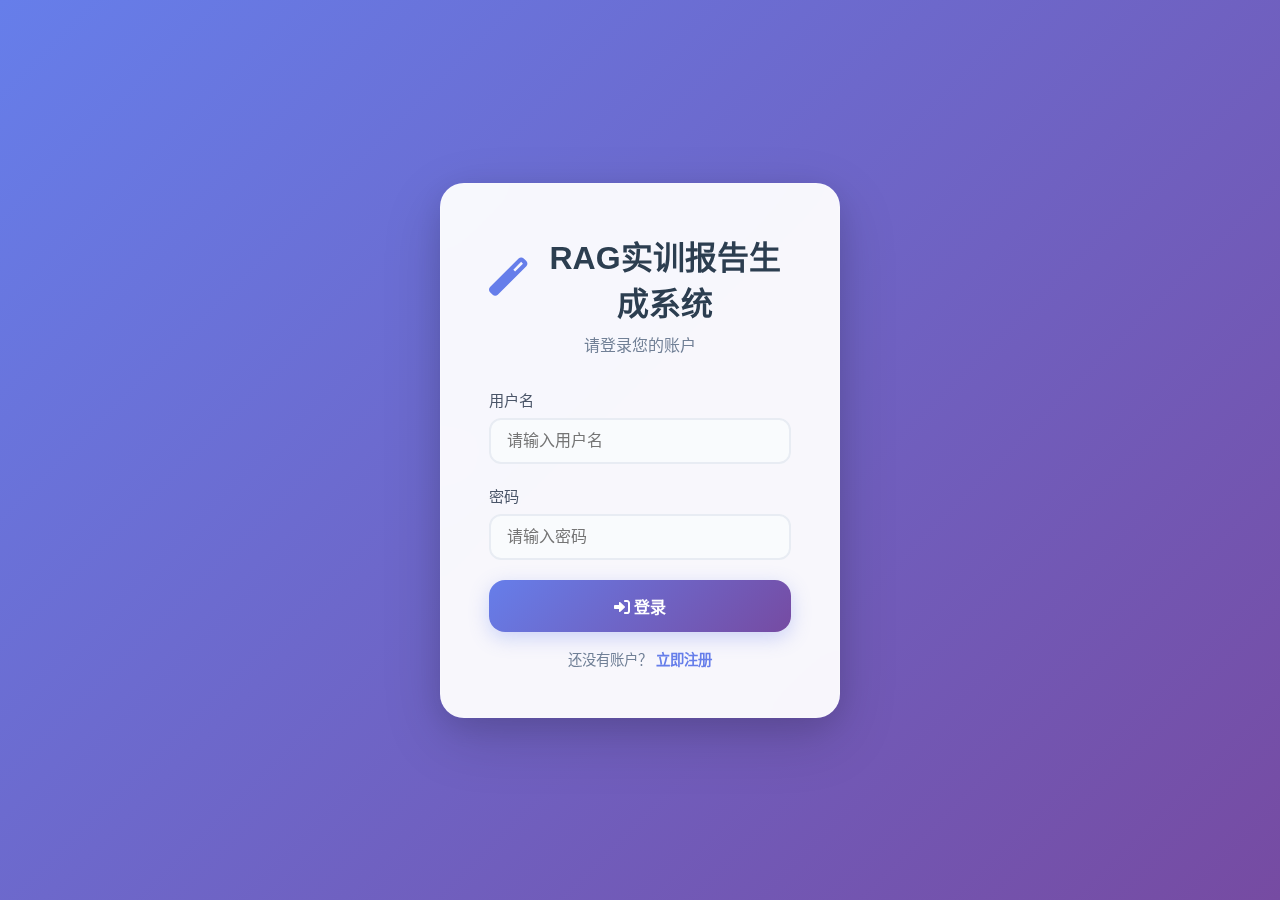
<file: templates/login.html>
<!DOCTYPE html>
<html lang="zh-CN">
<head>
    <meta charset="UTF-8">
    <meta name="viewport" content="width=device-width, initial-scale=1.0">
    <title>登录 - RAG实训报告生成系统</title>
    <link rel="stylesheet" href="https://cdnjs.cloudflare.com/ajax/libs/font-awesome/6.0.0/css/all.min.css">
    <style>
        * {
            box-sizing: border-box;
        }
        
        body {
            min-height: 100vh;
            margin: 0;
            font-family: 'Segoe UI', 'Microsoft YaHei', Arial, sans-serif;
            background: linear-gradient(135deg, #667eea 0%, #764ba2 100%);
            display: flex;
            align-items: center;
            justify-content: center;
            position: relative;
            overflow: hidden;
        }
        
        body::before {
            content: '';
            position: fixed;
            top: 0;
            left: 0;
            width: 100%;
            height: 100%;
            background: url('data:image/svg+xml,<svg xmlns="http://www.w3.org/2000/svg" viewBox="0 0 100 100"><defs><pattern id="grain" width="100" height="100" patternUnits="userSpaceOnUse"><circle cx="50" cy="50" r="1" fill="rgba(255,255,255,0.1)"/></pattern></defs><rect width="100" height="100" fill="url(%23grain)"/></svg>');
            pointer-events: none;
            z-index: 1;
        }
        
        .login-container {
            background: rgba(255, 255, 255, 0.95);
            backdrop-filter: blur(20px);
            border-radius: 24px;
            box-shadow: 0 20px 60px rgba(0,0,0,0.15), 0 8px 32px rgba(0,0,0,0.1);
            padding: 48px;
            width: 100%;
            max-width: 400px;
            border: 1px solid rgba(255,255,255,0.2);
            position: relative;
            z-index: 2;
            animation: loginFloat 6s ease-in-out infinite;
        }
        
        @keyframes loginFloat {
            0%, 100% { transform: translateY(0px); }
            50% { transform: translateY(-10px); }
        }
        
        .login-header {
            text-align: center;
            margin-bottom: 32px;
        }
        
        .login-title {
            font-size: 2em;
            font-weight: 800;
            color: #2c3e50;
            margin-bottom: 8px;
            display: flex;
            align-items: center;
            justify-content: center;
            gap: 12px;
        }
        
        .login-title i {
            color: #667eea;
            font-size: 1.2em;
        }
        
        .login-subtitle {
            color: #718096;
            font-size: 1em;
            font-weight: 400;
        }
        
        .form-group {
            margin-bottom: 20px;
        }
        
        .form-label {
            display: block;
            font-size: 0.95em;
            color: #4a5568;
            margin-bottom: 8px;
            font-weight: 500;
        }
        
        .form-input {
            width: 100%;
            padding: 12px 16px;
            border: 2px solid #e8ecf3;
            border-radius: 12px;
            font-size: 1em;
            background: rgba(248, 250, 252, 0.8);
            transition: all 0.3s ease;
            backdrop-filter: blur(10px);
        }
        
        .form-input:focus {
            outline: none;
            border-color: #667eea;
            box-shadow: 0 0 0 3px rgba(102, 126, 234, 0.1);
            background: rgba(255, 255, 255, 0.9);
        }
        
        .login-btn {
            width: 100%;
            padding: 14px 28px;
            border: none;
            border-radius: 16px;
            background: linear-gradient(135deg, #667eea, #764ba2);
            color: #fff;
            font-size: 1em;
            font-weight: 700;
            cursor: pointer;
            transition: all 0.3s ease;
            box-shadow: 0 6px 20px rgba(102, 126, 234, 0.3);
            position: relative;
            overflow: hidden;
            margin-bottom: 16px;
        }
        
        .login-btn::before {
            content: '';
            position: absolute;
            top: 0;
            left: -100%;
            width: 100%;
            height: 100%;
            background: linear-gradient(90deg, transparent, rgba(255,255,255,0.3), transparent);
            transition: left 0.5s ease;
        }
        
        .login-btn:hover::before {
            left: 100%;
        }
        
        .login-btn:hover {
            background: linear-gradient(135deg, #5a67d8, #6b46c1);
            transform: translateY(-2px);
            box-shadow: 0 8px 25px rgba(102, 126, 234, 0.4);
        }
        
        .login-btn:active {
            transform: translateY(0);
        }
        
        .register-link {
            text-align: center;
            color: #718096;
            font-size: 0.9em;
        }
        
        .register-link a {
            color: #667eea;
            text-decoration: none;
            font-weight: 600;
            transition: color 0.3s ease;
        }
        
        .register-link a:hover {
            color: #5a67d8;
        }
        
        .error-message {
            background: linear-gradient(135deg, #e53e3e, #c53030);
            color: #fff;
            padding: 12px 16px;
            border-radius: 12px;
            margin-bottom: 20px;
            font-size: 0.9em;
            display: none;
        }
        
        .success-message {
            background: linear-gradient(135deg, #38a169, #2f855a);
            color: #fff;
            padding: 12px 16px;
            border-radius: 12px;
            margin-bottom: 20px;
            font-size: 0.9em;
            display: none;
        }
        
        @media (max-width: 480px) {
            .login-container {
                margin: 20px;
                padding: 32px 24px;
            }
            
            .login-title {
                font-size: 1.6em;
            }
        }
    </style>
</head>
<body>
    <div class="login-container">
        <div class="login-header">
            <div class="login-title">
                <i class="fas fa-magic"></i>
                RAG实训报告生成系统
            </div>
            <div class="login-subtitle">请登录您的账户</div>
        </div>
        
        <div id="errorMessage" class="error-message"></div>
        <div id="successMessage" class="success-message"></div>
        
        <form id="loginForm" method="POST" action="/login">
            <div class="form-group">
                <label for="username" class="form-label">用户名</label>
                <input type="text" id="username" name="username" class="form-input" placeholder="请输入用户名" required>
            </div>
            
            <div class="form-group">
                <label for="password" class="form-label">密码</label>
                <input type="password" id="password" name="password" class="form-input" placeholder="请输入密码" required>
            </div>
            
            <button type="submit" class="login-btn">
                <i class="fas fa-sign-in-alt"></i> 登录
            </button>
        </form>
        
        <div class="register-link">
            还没有账户？ <a href="/register">立即注册</a>
        </div>
    </div>
    
    <script>
        document.getElementById('loginForm').addEventListener('submit', async function(e) {
            e.preventDefault();
            
            const formData = new FormData(this);
            const submitBtn = this.querySelector('.login-btn');
            const originalText = submitBtn.innerHTML;
            
            // 显示加载状态
            submitBtn.innerHTML = '<i class="fas fa-spinner fa-spin"></i> 登录中...';
            submitBtn.disabled = true;
            
            try {
                const response = await fetch('/login', {
                    method: 'POST',
                    body: formData
                });
                
                if (response.ok) {
                    // 登录成功，重定向到主页
                    window.location.href = '/';
                } else {
                    const errorData = await response.json();
                    showError(errorData.detail || '登录失败，请检查用户名和密码');
                }
            } catch (error) {
                showError('网络错误，请稍后重试');
            } finally {
                // 恢复按钮状态
                submitBtn.innerHTML = originalText;
                submitBtn.disabled = false;
            }
        });
        
        function showError(message) {
            const errorDiv = document.getElementById('errorMessage');
            errorDiv.textContent = message;
            errorDiv.style.display = 'block';
            
            // 3秒后自动隐藏
            setTimeout(() => {
                errorDiv.style.display = 'none';
            }, 3000);
        }
        
        function showSuccess(message) {
            const successDiv = document.getElementById('successMessage');
            successDiv.textContent = message;
            successDiv.style.display = 'block';
            
            // 3秒后自动隐藏
            setTimeout(() => {
                successDiv.style.display = 'none';
            }, 3000);
        }
        
        // 检查URL参数，显示成功消息
        const urlParams = new URLSearchParams(window.location.search);
        if (urlParams.get('registered') === 'true') {
            showSuccess('注册成功！请使用您的账户登录');
        }
    </script>
</body>
</html>
</file>
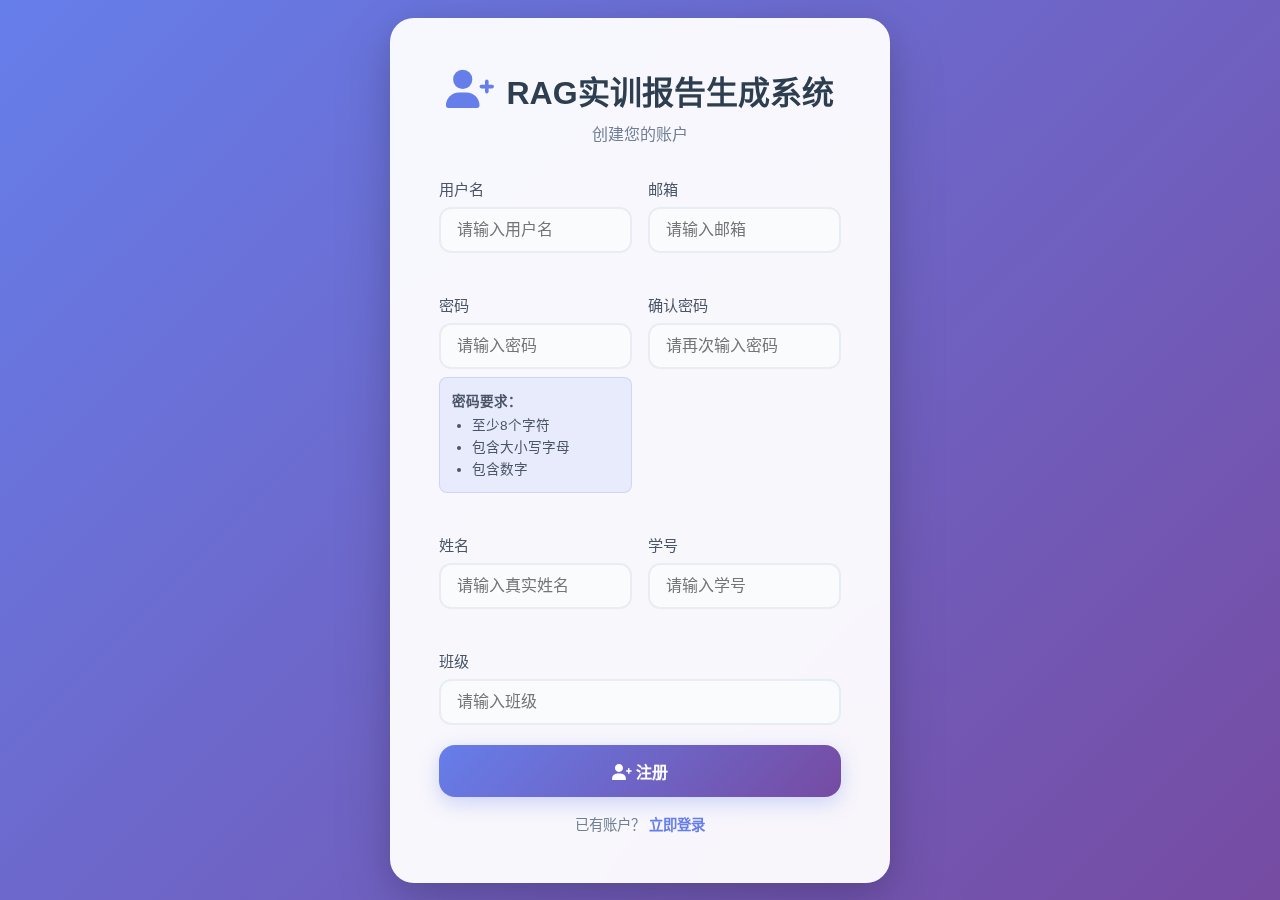
<file: templates/register.html>
<!DOCTYPE html>
<html lang="zh-CN">
<head>
    <meta charset="UTF-8">
    <meta name="viewport" content="width=device-width, initial-scale=1.0">
    <title>注册 - RAG实训报告生成系统</title>
    <link rel="stylesheet" href="https://cdnjs.cloudflare.com/ajax/libs/font-awesome/6.0.0/css/all.min.css">
    <style>
        * {
            box-sizing: border-box;
        }
        
        body {
            min-height: 100vh;
            margin: 0;
            font-family: 'Segoe UI', 'Microsoft YaHei', Arial, sans-serif;
            background: linear-gradient(135deg, #667eea 0%, #764ba2 100%);
            display: flex;
            align-items: center;
            justify-content: center;
            position: relative;
            overflow: hidden;
        }
        
        body::before {
            content: '';
            position: fixed;
            top: 0;
            left: 0;
            width: 100%;
            height: 100%;
            background: url('data:image/svg+xml,<svg xmlns="http://www.w3.org/2000/svg" viewBox="0 0 100 100"><defs><pattern id="grain" width="100" height="100" patternUnits="userSpaceOnUse"><circle cx="50" cy="50" r="1" fill="rgba(255,255,255,0.1)"/></pattern></defs><rect width="100" height="100" fill="url(%23grain)"/></svg>');
            pointer-events: none;
            z-index: 1;
        }
        
        .register-container {
            background: rgba(255, 255, 255, 0.95);
            backdrop-filter: blur(20px);
            border-radius: 24px;
            box-shadow: 0 20px 60px rgba(0,0,0,0.15), 0 8px 32px rgba(0,0,0,0.1);
            padding: 48px;
            width: 100%;
            max-width: 500px;
            border: 1px solid rgba(255,255,255,0.2);
            position: relative;
            z-index: 2;
            animation: registerFloat 6s ease-in-out infinite;
        }
        
        @keyframes registerFloat {
            0%, 100% { transform: translateY(0px); }
            50% { transform: translateY(-10px); }
        }
        
        .register-header {
            text-align: center;
            margin-bottom: 32px;
        }
        
        .register-title {
            font-size: 2em;
            font-weight: 800;
            color: #2c3e50;
            margin-bottom: 8px;
            display: flex;
            align-items: center;
            justify-content: center;
            gap: 12px;
        }
        
        .register-title i {
            color: #667eea;
            font-size: 1.2em;
        }
        
        .register-subtitle {
            color: #718096;
            font-size: 1em;
            font-weight: 400;
        }
        
        .form-row {
            display: grid;
            grid-template-columns: 1fr 1fr;
            gap: 16px;
            margin-bottom: 20px;
        }
        
        .form-group {
            margin-bottom: 20px;
        }
        
        .form-group.full-width {
            grid-column: 1 / -1;
        }
        
        .form-label {
            display: block;
            font-size: 0.95em;
            color: #4a5568;
            margin-bottom: 8px;
            font-weight: 500;
        }
        
        .form-input {
            width: 100%;
            padding: 12px 16px;
            border: 2px solid #e8ecf3;
            border-radius: 12px;
            font-size: 1em;
            background: rgba(248, 250, 252, 0.8);
            transition: all 0.3s ease;
            backdrop-filter: blur(10px);
        }
        
        .form-input:focus {
            outline: none;
            border-color: #667eea;
            box-shadow: 0 0 0 3px rgba(102, 126, 234, 0.1);
            background: rgba(255, 255, 255, 0.9);
        }
        
        .register-btn {
            width: 100%;
            padding: 14px 28px;
            border: none;
            border-radius: 16px;
            background: linear-gradient(135deg, #667eea, #764ba2);
            color: #fff;
            font-size: 1em;
            font-weight: 700;
            cursor: pointer;
            transition: all 0.3s ease;
            box-shadow: 0 6px 20px rgba(102, 126, 234, 0.3);
            position: relative;
            overflow: hidden;
            margin-bottom: 16px;
        }
        
        .register-btn::before {
            content: '';
            position: absolute;
            top: 0;
            left: -100%;
            width: 100%;
            height: 100%;
            background: linear-gradient(90deg, transparent, rgba(255,255,255,0.3), transparent);
            transition: left 0.5s ease;
        }
        
        .register-btn:hover::before {
            left: 100%;
        }
        
        .register-btn:hover {
            background: linear-gradient(135deg, #5a67d8, #6b46c1);
            transform: translateY(-2px);
            box-shadow: 0 8px 25px rgba(102, 126, 234, 0.4);
        }
        
        .register-btn:active {
            transform: translateY(0);
        }
        
        .login-link {
            text-align: center;
            color: #718096;
            font-size: 0.9em;
        }
        
        .login-link a {
            color: #667eea;
            text-decoration: none;
            font-weight: 600;
            transition: color 0.3s ease;
        }
        
        .login-link a:hover {
            color: #5a67d8;
        }
        
        .error-message {
            background: linear-gradient(135deg, #e53e3e, #c53030);
            color: #fff;
            padding: 12px 16px;
            border-radius: 12px;
            margin-bottom: 20px;
            font-size: 0.9em;
            display: none;
        }
        
        .success-message {
            background: linear-gradient(135deg, #38a169, #2f855a);
            color: #fff;
            padding: 12px 16px;
            border-radius: 12px;
            margin-bottom: 20px;
            font-size: 0.9em;
            display: none;
        }
        
        .password-requirements {
            background: rgba(102, 126, 234, 0.1);
            border: 1px solid rgba(102, 126, 234, 0.2);
            border-radius: 8px;
            padding: 12px;
            margin-top: 8px;
            font-size: 0.85em;
            color: #4a5568;
        }
        
        .password-requirements ul {
            margin: 4px 0 0 0;
            padding-left: 20px;
        }
        
        .password-requirements li {
            margin-bottom: 2px;
        }
        
        @media (max-width: 600px) {
            .register-container {
                margin: 20px;
                padding: 32px 24px;
            }
            
            .register-title {
                font-size: 1.6em;
            }
            
            .form-row {
                grid-template-columns: 1fr;
                gap: 0;
            }
        }
    </style>
</head>
<body>
    <div class="register-container">
        <div class="register-header">
            <div class="register-title">
                <i class="fas fa-user-plus"></i>
                RAG实训报告生成系统
            </div>
            <div class="register-subtitle">创建您的账户</div>
        </div>
        
        <div id="errorMessage" class="error-message"></div>
        <div id="successMessage" class="success-message"></div>
        
        <form id="registerForm" method="POST" action="/register">
            <div class="form-row">
                <div class="form-group">
                    <label for="username" class="form-label">用户名</label>
                    <input type="text" id="username" name="username" class="form-input" placeholder="请输入用户名" required>
                </div>
                
                <div class="form-group">
                    <label for="email" class="form-label">邮箱</label>
                    <input type="email" id="email" name="email" class="form-input" placeholder="请输入邮箱" required>
                </div>
            </div>
            
            <div class="form-row">
                <div class="form-group">
                    <label for="password" class="form-label">密码</label>
                    <input type="password" id="password" name="password" class="form-input" placeholder="请输入密码" required>
                    <div class="password-requirements">
                        <strong>密码要求：</strong>
                        <ul>
                            <li>至少8个字符</li>
                            <li>包含大小写字母</li>
                            <li>包含数字</li>
                        </ul>
                    </div>
                </div>
                
                <div class="form-group">
                    <label for="confirm_password" class="form-label">确认密码</label>
                    <input type="password" id="confirm_password" name="confirm_password" class="form-input" placeholder="请再次输入密码" required>
                </div>
            </div>
            
            <div class="form-row">
                <div class="form-group">
                    <label for="name" class="form-label">姓名</label>
                    <input type="text" id="name" name="name" class="form-input" placeholder="请输入真实姓名" required>
                </div>
                
                <div class="form-group">
                    <label for="student_id" class="form-label">学号</label>
                    <input type="text" id="student_id" name="student_id" class="form-input" placeholder="请输入学号" required>
                </div>
            </div>
            
            <div class="form-group full-width">
                <label for="class_name" class="form-label">班级</label>
                <input type="text" id="class_name" name="class_name" class="form-input" placeholder="请输入班级" required>
            </div>
            
            <button type="submit" class="register-btn">
                <i class="fas fa-user-plus"></i> 注册
            </button>
        </form>
        
        <div class="login-link">
            已有账户？ <a href="/login">立即登录</a>
        </div>
    </div>
    
    <script>
        document.getElementById('registerForm').addEventListener('submit', async function(e) {
            e.preventDefault();
            
            // 验证密码
            const password = document.getElementById('password').value;
            const confirmPassword = document.getElementById('confirm_password').value;
            
            if (password !== confirmPassword) {
                showError('两次输入的密码不一致');
                return;
            }
            
            // 验证密码强度
            if (password.length < 8) {
                showError('密码长度至少为8个字符');
                return;
            }
            
            if (!/(?=.*[a-z])(?=.*[A-Z])(?=.*\d)/.test(password)) {
                showError('密码必须包含大小写字母和数字');
                return;
            }
            
            const formData = new FormData(this);
            const submitBtn = this.querySelector('.register-btn');
            const originalText = submitBtn.innerHTML;
            
            // 显示加载状态
            submitBtn.innerHTML = '<i class="fas fa-spinner fa-spin"></i> 注册中...';
            submitBtn.disabled = true;
            
            try {
                const response = await fetch('/register', {
                    method: 'POST',
                    body: formData
                });
                
                if (response.ok) {
                    // 注册成功，重定向到登录页面
                    window.location.href = '/login?registered=true';
                } else {
                    const errorData = await response.json();
                    showError(errorData.detail || '注册失败，请稍后重试');
                }
            } catch (error) {
                showError('网络错误，请稍后重试');
            } finally {
                // 恢复按钮状态
                submitBtn.innerHTML = originalText;
                submitBtn.disabled = false;
            }
        });
        
        function showError(message) {
            const errorDiv = document.getElementById('errorMessage');
            errorDiv.textContent = message;
            errorDiv.style.display = 'block';
            
            // 3秒后自动隐藏
            setTimeout(() => {
                errorDiv.style.display = 'none';
            }, 3000);
        }
        
        function showSuccess(message) {
            const successDiv = document.getElementById('successMessage');
            successDiv.textContent = message;
            successDiv.style.display = 'block';
            
            // 3秒后自动隐藏
            setTimeout(() => {
                successDiv.style.display = 'none';
            }, 3000);
        }
        
        // 实时密码强度检查
        document.getElementById('password').addEventListener('input', function() {
            const password = this.value;
            const confirmPassword = document.getElementById('confirm_password').value;
            
            if (confirmPassword && password !== confirmPassword) {
                document.getElementById('confirm_password').style.borderColor = '#e53e3e';
            } else if (confirmPassword) {
                document.getElementById('confirm_password').style.borderColor = '#38a169';
            }
        });
        
        document.getElementById('confirm_password').addEventListener('input', function() {
            const password = document.getElementById('password').value;
            const confirmPassword = this.value;
            
            if (confirmPassword && password !== confirmPassword) {
                this.style.borderColor = '#e53e3e';
            } else if (confirmPassword) {
                this.style.borderColor = '#38a169';
            } else {
                this.style.borderColor = '#e8ecf3';
            }
        });
    </script>
</body>
</html>
</file>
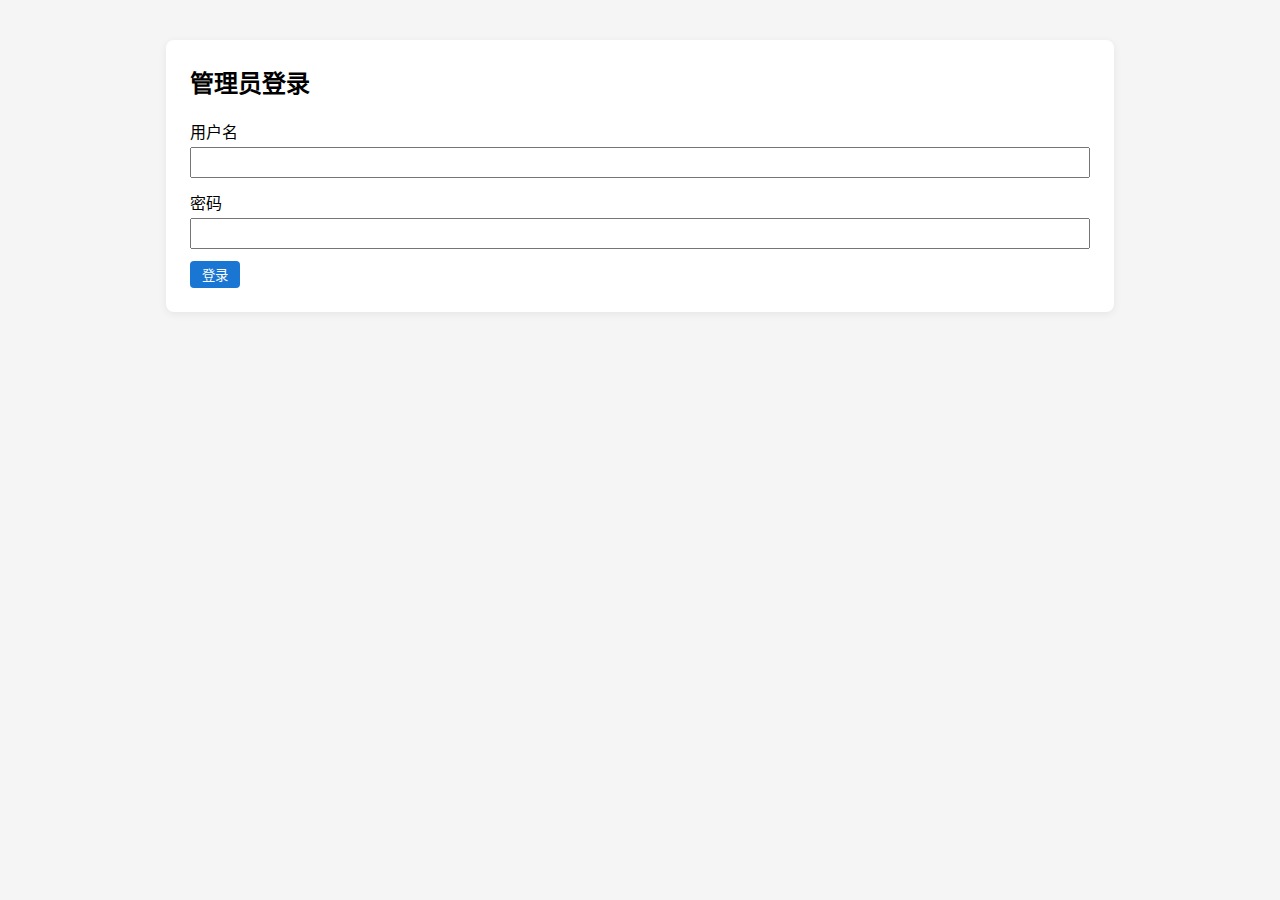
<file: backend/static/admin.html>
<!DOCTYPE html>
<html lang="zh-CN">
<head>
    <meta charset="UTF-8">
    <title>后台管理</title>
    <style>
        body { font-family: Arial, sans-serif; margin: 0; padding: 0; background: #f5f5f5; }
        .container { max-width: 900px; margin: 40px auto; background: #fff; padding: 24px; border-radius: 8px; box-shadow: 0 2px 8px #0001; }
        h2 { margin-top: 0; }
        table { border-collapse: collapse; width: 100%; margin-bottom: 24px; }
        th, td { border: 1px solid #ddd; padding: 8px; }
        th { background: #f0f0f0; }
        .hidden { display: none; }
        .btn { padding: 4px 12px; border: none; background: #1976d2; color: #fff; border-radius: 4px; cursor: pointer; }
        .btn:disabled { background: #aaa; }
        .form-group { margin-bottom: 12px; }
        label { display: block; margin-bottom: 4px; }
        input[type="text"], input[type="password"], input[type="number"] { width: 100%; padding: 6px; box-sizing: border-box; }
        .logout { float: right; color: #1976d2; cursor: pointer; }
    </style>
</head>
<body>
<div class="container">
    <div id="login-box">
        <h2>管理员登录</h2>
        <div class="form-group">
            <label>用户名</label>
            <input type="text" id="login-username">
        </div>
        <div class="form-group">
            <label>密码</label>
            <input type="password" id="login-password">
        </div>
        <button class="btn" onclick="login()">登录</button>
        <div id="login-error" style="color:red;"></div>
    </div>

    <div id="admin-panel" class="hidden">
        <span class="logout" onclick="logout()">退出登录</span>
        <h2>用户管理</h2>
        <table id="user-table">
            <thead>
            <tr><th>ID</th><th>用户名</th><th>邮箱</th><th>剩余次数</th><th>注册时间</th><th>操作</th></tr>
            </thead>
            <tbody></tbody>
        </table>
        <div id="user-edit-box" class="hidden">
            <h3>编辑用户</h3>
            <div class="form-group">
                <label>邮箱</label>
                <input type="text" id="edit-email">
            </div>
            <div class="form-group">
                <label>剩余次数</label>
                <input type="number" id="edit-usage">
            </div>
            <div class="form-group">
                <label>新密码（留空不修改）</label>
                <input type="password" id="edit-password">
            </div>
            <button class="btn" onclick="saveUserEdit()">保存</button>
            <button class="btn" onclick="closeUserEdit()" style="background:#aaa;">取消</button>
        </div>
        <div id="order-box" class="hidden">
            <h3>用户购买记录</h3>
            <table id="order-table">
                <thead>
                <tr><th>订单号</th><th>金额</th><th>备注</th><th>时间</th></tr>
                </thead>
                <tbody></tbody>
            </table>
            <button class="btn" onclick="closeOrderBox()" style="background:#aaa;">关闭</button>
        </div>
    </div>
</div>
<script>
let token = localStorage.getItem('admin_token') || '';
let currentEditUserId = null;

function show(id) { document.getElementById(id).classList.remove('hidden'); }
function hide(id) { document.getElementById(id).classList.add('hidden'); }

function login() {
    const username = document.getElementById('login-username').value;
    const password = document.getElementById('login-password').value;
    fetch('/admin/login', {
        method: 'POST',
        headers: { 'Content-Type': 'application/x-www-form-urlencoded' },
        body: `username=${encodeURIComponent(username)}&password=${encodeURIComponent(password)}`
    }).then(r => r.json()).then(res => {
        if (res.access_token) {
            token = res.access_token;
            localStorage.setItem('admin_token', token);
            hide('login-box');
            show('admin-panel');
            loadUsers();
        } else {
            document.getElementById('login-error').innerText = res.detail || '登录失败';
        }
    }).catch(() => {
        document.getElementById('login-error').innerText = '网络错误';
    });
}

function logout() {
    token = '';
    localStorage.removeItem('admin_token');
    hide('admin-panel');
    show('login-box');
}

function loadUsers() {
    fetch('/admin/users', {
        headers: { 'Authorization': 'Bearer ' + token }
    }).then(r => {
        if (r.status === 401) { logout(); return []; }
        return r.json();
    }).then(users => {
        const tbody = document.querySelector('#user-table tbody');
        tbody.innerHTML = '';
        users.forEach(u => {
            const tr = document.createElement('tr');
            tr.innerHTML = `<td>${u.id}</td><td>${u.username}</td><td>${u.email||''}</td><td>${u.usage_count}</td><td>${u.created_at.replace('T',' ').slice(0,19)}</td><td><button class='btn' onclick='editUser(${u.id})'>编辑</button> <button class='btn' onclick='viewOrders(${u.id})' style='background:#43a047;'>订单</button></td>`;
            tbody.appendChild(tr);
        });
    });
}

function editUser(id) {
    fetch(`/admin/user/${id}`, {
        headers: { 'Authorization': 'Bearer ' + token }
    }).then(r => r.json()).then(u => {
        currentEditUserId = id;
        document.getElementById('edit-email').value = u.email||'';
        document.getElementById('edit-usage').value = u.usage_count;
        document.getElementById('edit-password').value = '';
        show('user-edit-box');
    });
}
function saveUserEdit() {
    const email = document.getElementById('edit-email').value;
    const usage_count = parseInt(document.getElementById('edit-usage').value);
    const password = document.getElementById('edit-password').value;
    fetch(`/admin/user/${currentEditUserId}`, {
        method: 'PUT',
        headers: {
            'Authorization': 'Bearer ' + token,
            'Content-Type': 'application/json'
        },
        body: JSON.stringify({ email, usage_count, password: password || undefined })
    }).then(r => r.json()).then(res => {
        hide('user-edit-box');
        loadUsers();
    });
}
function closeUserEdit() { hide('user-edit-box'); }

function viewOrders(id) {
    fetch(`/admin/user/${id}/orders`, {
        headers: { 'Authorization': 'Bearer ' + token }
    }).then(r => r.json()).then(orders => {
        const tbody = document.querySelector('#order-table tbody');
        tbody.innerHTML = '';
        orders.forEach(o => {
            const tr = document.createElement('tr');
            tr.innerHTML = `<td>${o.out_trade_no}</td><td>${o.amount}</td><td>${o.remark||''}</td><td>${o.created_at.replace('T',' ').slice(0,19)}</td>`;
            tbody.appendChild(tr);
        });
        show('order-box');
    });
}
function closeOrderBox() { hide('order-box'); }

// 自动登录
if (token) {
    hide('login-box');
    show('admin-panel');
    loadUsers();
}
</script>
</body>
</html>
</file>
